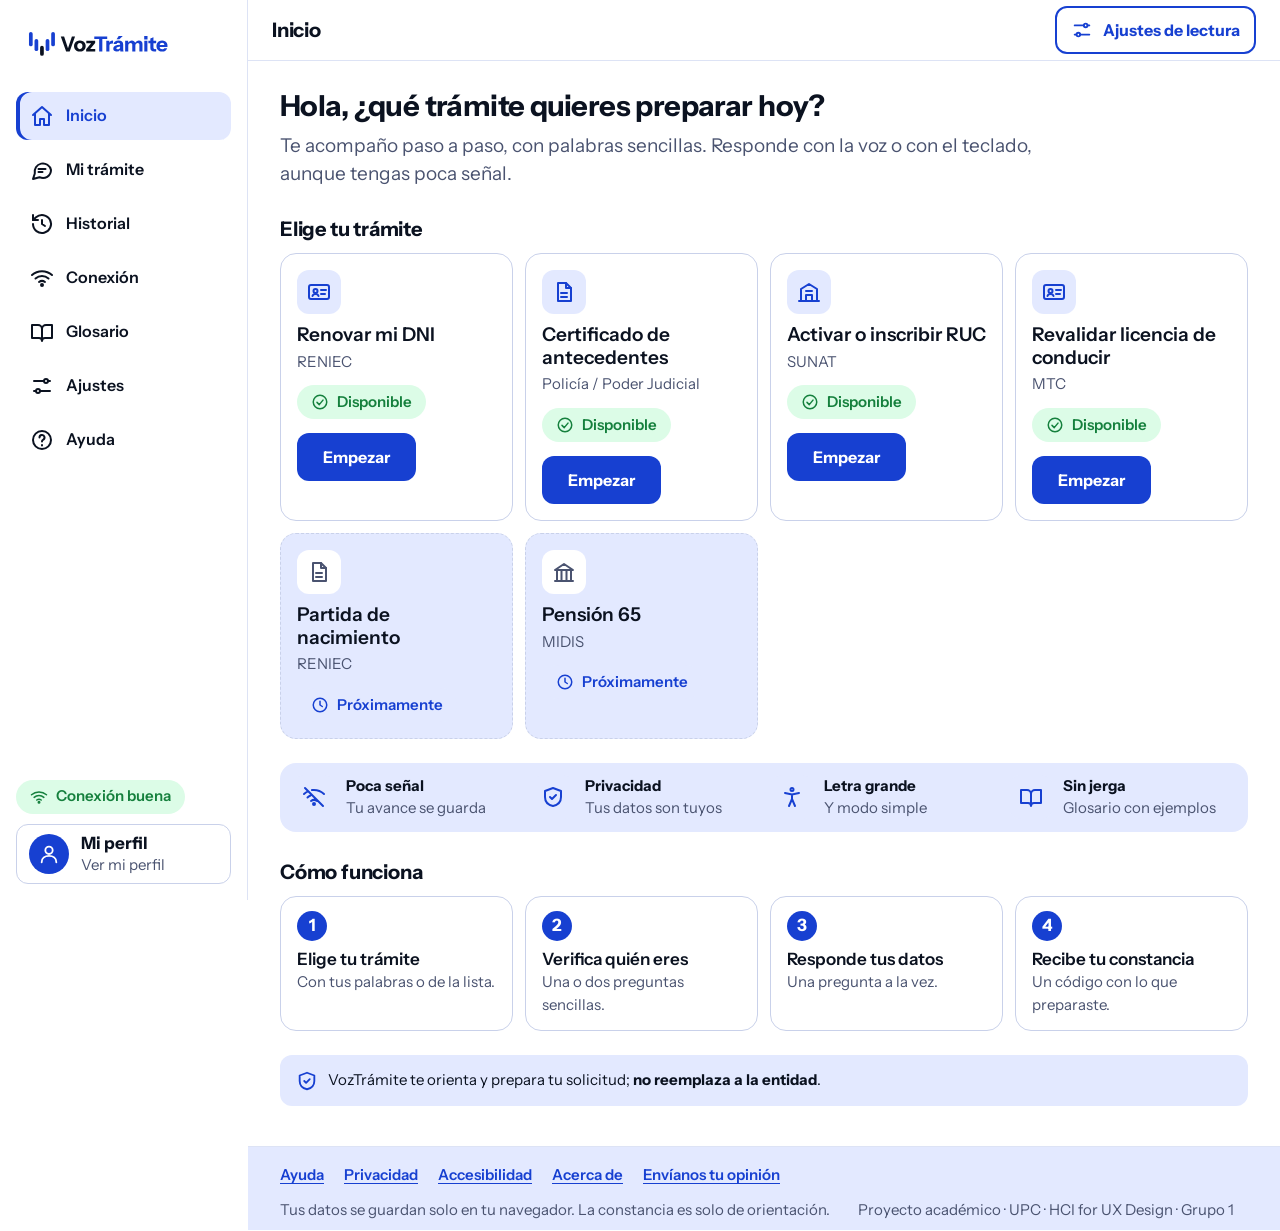
<file: index.html>
<!DOCTYPE html>
<html lang="es">
<head>
  <meta charset="UTF-8" />
  <meta name="viewport" content="width=device-width, initial-scale=1" />
  <title>VozTrámite</title>
  <meta name="description" content="Prepara tus trámites del Estado hablando o tocando, un paso a la vez y con palabras sencillas. Funciona con poca señal. No es un servicio oficial del Estado." />
  <link rel="icon" href="favicon.ico" />
  <meta http-equiv="refresh" content="0; url=pages/index.html" />
  <link rel="canonical" href="https://tuxero1986.github.io/VozTramite-Web/pages/index.html" />
</head>
<body>
  <p>Abriendo VozTrámite… Si no cambia sola, <a href="pages/index.html">entra aquí</a>.</p>
  <script>location.replace("pages/index.html");</script>
</body>
</html>
</file>
<file: css/styles.css>
/* =========================================================================
   VozTrámite · Landing page responsive · identidad "Onda"
   App shell de una sola página con vistas (hash) · mismo HTML/CSS/JS en móvil, tablet y desktop
   Tokens verificados (contraste WCAG 2.1):
   Tinta/blanco 18.72 · Gris Texto/blanco 7.60 · blanco/Cobalto 7.81
   Tinta/Tinte 15.48 · Verde 5.02 · Rojo 6.47 · Ámbar 5.43
   ========================================================================= */

@font-face { font-family: "Instrument Sans"; font-weight: 400; font-display: swap;
  src: url("../assets/fonts/instrument-sans-latin-400-normal.woff2") format("woff2"); }
@font-face { font-family: "Instrument Sans"; font-weight: 600; font-display: swap;
  src: url("../assets/fonts/instrument-sans-latin-600-normal.woff2") format("woff2"); }
@font-face { font-family: "Instrument Sans"; font-weight: 700; font-display: swap;
  src: url("../assets/fonts/instrument-sans-latin-700-normal.woff2") format("woff2"); }

:root {
  --blanco: #FFFFFF;
  --tinte: #E3E9FF;
  --tinta: #0B1220;
  --gris: #4A5370;
  --cobalto: #1740D1;
  --cobalto-osc: #10309F;
  --linea: #C9D1EA;
  --pista: #DDE3F5;
  /* Borde de campos, opciones e interruptores (WCAG 1.4.11, mínimo 3:1): #6B76A3 da 4.43:1 sobre blanco y 3.66:1 sobre --tinte.
     --linea (1.52:1) se queda para divisores y bordes decorativos de la identidad. */
  --borde-campo: #6B76A3;
  --verde: #15803D;  --verde-bg: #DCFCE7;
  --rojo: #B91C1C;   --rojo-bg: #FEE2E2;
  --ambar: #B54708;  --ambar-bg: #FEF3C7;

  --fs-display: 2.3125rem;  /* 37 */
  --fs-h1: 1.8125rem;       /* 29 */
  --fs-h2: 1.5rem;          /* 24 */
  --fs-h3: 1.25rem;         /* 20 */
  --fs-lg: 1.1875rem;       /* 19 */
  --fs-body: 1.0625rem;     /* 17 */
  --fs-btn: 1rem;           /* 16 */
  --fs-cap: 0.9375rem;      /* 15 */

  --r-sm: 8px; --r-md: 12px; --r-lg: 16px; --r-pill: 999px;
  --touch: 48px;
  --sombra: 0 1px 2px rgba(11,18,32,.06), 0 4px 16px rgba(11,18,32,.06);
  --max: 1200px;
  --font: "Instrument Sans", system-ui, -apple-system, "Segoe UI", Roboto, sans-serif;
}

/* Preferencias del usuario aplicadas por JS sobre <html> */
html[data-texto="grande"] { font-size: 112.5%; }
html[data-texto="muygrande"] { font-size: 125%; }
html[data-contraste="alto"] {
  --gris: #2B3350; --linea: #6B76A3; --tinte: #D6DFFF;
  --borde-campo: #454F78;   /* 7.95:1 sobre blanco, 6.00:1 sobre el tinte de contraste alto */
}

*, *::before, *::after { box-sizing: border-box; }
html { scroll-behavior: smooth; scroll-padding-top: 76px; -webkit-text-size-adjust: 100%; }
html[data-ligero="1"] { scroll-behavior: auto; }
@media (prefers-reduced-motion: reduce) { html { scroll-behavior: auto; } }
.sprite { position: absolute; }
body {
  margin: 0; font-family: var(--font); font-size: var(--fs-body); line-height: 1.5;
  color: var(--tinta); background: var(--blanco);
  -webkit-font-smoothing: antialiased;
}
h1, h2, h3, h4 { margin: 0 0 .5rem; line-height: 1.2; }
h1 { font-size: var(--fs-display); font-weight: 700; letter-spacing: -.02em; }
h2 { font-size: var(--fs-h1); font-weight: 700; letter-spacing: -.02em; }
h3 { font-size: var(--fs-h3); font-weight: 600; }
p { margin: 0 0 1rem; }
img, svg { max-width: 100%; display: block; }
a { color: var(--cobalto); text-underline-offset: 3px; }
a:hover { color: var(--cobalto-osc); }
ul { margin: 0; padding-left: 1.2rem; }
.muted { color: var(--gris); }
.m0 { margin: 0; } .mt0 { margin-top: 0; } .mb6 { margin: 0 0 6px; } .mb10 { margin-bottom: 10px; }
.mt6 { margin-top: 6px; } .mt8 { margin-top: 8px; } .mt10 { margin-top: 10px; } .mt12 { margin-top: 12px; } .mt14 { margin-top: 14px; } .mt16 { margin-top: 16px; } .mt20 { margin-top: 20px; } .mt24 { margin-top: 24px; }
.nota-cap { font-size: var(--fs-cap); margin: 10px 0 0; }
.fila-12 { display: flex; gap: 12px; }
.w-inicio { --w: 1040px; } .w-asistente { --w: 1220px; } .w-conexion { --w: 980px; } .w-glosario { --w: 860px; } .w-historial { --w: 820px; } .w-perfil { --w: 720px; } .w-ajustes { --w: 640px; } .w-ayuda { --w: 820px; } .w-texto { --w: 760px; }
.perfil-msg { margin: 8px 4px 0; min-height: 1.5em; }
.sr-only { position: absolute !important; width: 1px; height: 1px; overflow: hidden; clip: rect(0 0 0 0); white-space: nowrap; }

/* Foco siempre visible (teclado) */
:focus-visible { outline: 3px solid var(--cobalto); outline-offset: 2px; border-radius: 6px; }
.skip-link { position: absolute; left: 8px; top: -60px; background: var(--tinta); color: #fff; padding: 12px 16px; border-radius: var(--r-sm); z-index: 1000; }
.skip-link:focus { top: 8px; color: #fff; }

.eyebrow { font-size: var(--fs-cap); font-weight: 700; color: var(--cobalto); letter-spacing: .02em; text-transform: uppercase; margin-bottom: 8px; }
.lead { font-size: var(--fs-lg); color: var(--gris); max-width: 62ch; }

/* ---------------------------------------------------------------- botones */
.btn {
  display: inline-flex; align-items: center; justify-content: center; gap: 10px; white-space: nowrap;
  min-height: var(--touch); padding: 0 24px; border-radius: var(--r-md);
  font: 700 var(--fs-btn)/1 var(--font); cursor: pointer; text-decoration: none;
  border: 2px solid transparent; transition: background .15s, border-color .15s, transform .05s;
}
.btn:active { transform: translateY(1px); }
.btn svg { width: 22px; height: 22px; flex: none; }
.btn-primary { background: var(--cobalto); color: #fff; }
.btn-primary:hover { background: var(--cobalto-osc); color: #fff; }
.btn-outline { background: #fff; color: var(--cobalto); border-color: var(--cobalto); }
.btn-outline:hover { background: var(--tinte); color: var(--cobalto-osc); }
.btn-ghost { background: transparent; color: var(--cobalto); padding: 0 12px; }
.btn-ghost:hover { background: var(--tinte); }
.btn-danger { background: #fff; color: var(--rojo); border-color: var(--rojo); }
.btn[disabled], .btn[aria-disabled="true"] { background: var(--pista); color: var(--gris); border-color: transparent; cursor: not-allowed; }
.btn-hablar { white-space: nowrap; min-height: 64px; border-radius: var(--r-pill); font-size: var(--fs-lg); padding: 0 32px; box-shadow: 0 8px 20px rgba(23,64,209,.25); }
.btn-hablar[aria-pressed="true"] { outline: 4px solid var(--ambar); outline-offset: 0; }

/* ----------------------------------------------------------------- chips */
.chip { white-space: nowrap; display: inline-flex; align-items: center; gap: 8px; min-height: 34px; padding: 0 14px; border-radius: var(--r-pill);
  font-size: var(--fs-cap); font-weight: 600; background: var(--tinte); color: var(--cobalto); border: 0; }
.chip svg { width: 18px; height: 18px; }
.chip.ok { background: var(--verde-bg); color: var(--verde); }
.chip.warn { background: var(--ambar-bg); color: var(--ambar); }
.chip.err { background: var(--rojo-bg); color: var(--rojo); }
button.chip { cursor: pointer; min-height: var(--touch); }

/* ===================================================================== APP SHELL
   Un solo HTML para todo: móvil <768 (barra superior + pestañas inferiores),
   tablet 768–1099 (riel de íconos) y desktop ≥1100 (barra lateral fija). */
:root { --side-w: 248px; --rail-w: 72px; --top-h: 60px; --tab-h: 68px; }
.shell { min-height: 100vh; min-height: 100dvh; }
.main-col { min-width: 0; }
.i { width: 18px; height: 18px; }

/* Navegación: base móvil = pestañas inferiores */
.side { display: contents; }
.side .brand, .side-foot { display: none; }
.nav { position: fixed; left: 0; right: 0; bottom: 0; z-index: 60; display: flex; background: #fff; border-top: 1px solid var(--linea);
  padding-bottom: env(safe-area-inset-bottom, 0px); box-shadow: 0 -4px 16px rgba(11,18,32,.06); }
.nav a { position: relative; flex: 1 1 0; min-width: 0; min-height: var(--tab-h); display: flex; flex-direction: column; align-items: center; justify-content: center; gap: 3px;
  padding: 6px 2px; text-align: center; text-decoration: none; color: var(--gris); font-weight: 600; font-size: var(--fs-cap); line-height: 1.1; }
.nav a svg { width: 24px; height: 24px; flex: none; }
.nav a.nav-ext { display: none; }
.nav a:hover { background: var(--tinte); color: var(--cobalto); }
.nav a[aria-current="page"] { color: var(--cobalto); box-shadow: inset 0 3px 0 var(--cobalto); background: var(--tinte); }
.nav a:focus-visible { outline-offset: -4px; }
.main-col { padding-bottom: calc(var(--tab-h) + env(safe-area-inset-bottom, 0px)); }

/* Barra superior */
.site-header { position: sticky; top: 0; z-index: 50; display: flex; align-items: center; gap: 12px; min-height: var(--top-h); padding: 6px 16px;
  background: rgba(255,255,255,.96); backdrop-filter: blur(6px); border-bottom: 1px solid var(--pista); }
.top-brand { display: inline-flex; align-items: center; margin-right: auto; }
.top-brand img { height: 30px; width: auto; }
.top-title { display: none; font-size: var(--fs-h3); font-weight: 700; letter-spacing: -.01em; margin-right: auto; }
.header-tools { display: flex; align-items: center; gap: 8px; }
.site-header .chip .ct { display: none; }
.site-header .chip { padding: 0 8px; }
.site-header a.chip { min-height: var(--touch); text-decoration: none; }
.site-header a.chip:hover { filter: brightness(.96); }
.site-header .btn { padding: 0 14px; }

/* Vistas */
.view { padding: 20px 16px 28px; }
.view[hidden] { display: none; }
.view-in { max-width: var(--w, 1000px); margin: 0 auto; }
.view h1, .vista-h1 { width: fit-content; max-width: 100%; font-size: var(--fs-h1); font-weight: 700; letter-spacing: -.02em; margin-bottom: 8px; }
.view h1:focus { outline: none; }
.view h1:focus-visible { outline: 3px solid var(--cobalto); outline-offset: 4px; }
.h-sec { font-size: var(--fs-h3); font-weight: 700; margin: 28px 0 12px; letter-spacing: -.01em; }
.view .lead { margin-bottom: 16px; }
.view:not([hidden]) { animation: vista-in .18s ease-out; }
@keyframes vista-in { from { opacity: 0; transform: translateY(6px); } to { opacity: 1; transform: none; } }

/* Pie global (un solo contentinfo, en todos los tamaños): enlaces internos y línea del proyecto */
.pie { padding: 8px 16px 20px; border-top: 1px solid var(--pista); background: var(--tinte); font-size: var(--fs-cap); }
.pie-links { list-style: none; margin: 0; padding: 0; display: flex; flex-wrap: wrap; gap: 0 4px; }
.pie-links a { display: inline-flex; align-items: center; min-height: var(--touch); padding: 0 12px 0 0; margin-right: 4px; font-weight: 600; }
.pie-txt { margin: 0 0 4px; color: var(--gris); font-size: var(--fs-cap); }
.proyecto { margin: 0 0 6px; color: var(--gris); font-size: var(--fs-cap); }
.creditos { font-size: var(--fs-cap); margin-top: 16px; }

/* Tablet 768–1099: riel lateral de íconos */
@media (min-width: 768px) {
  .main-col { margin-left: var(--rail-w); padding-bottom: 0; }
  .side { display: flex; flex-direction: column; align-items: center; position: fixed; inset: 0 auto 0 0; width: var(--rail-w); z-index: 60; padding: 12px 8px;
    background: #fff; border-right: 1px solid var(--pista); }
  .side .brand { display: flex; align-items: center; justify-content: center; min-height: var(--touch); }
  .logo-full { display: none; }
  .logo-sym { display: block; width: 36px; height: 36px; }
  .nav { position: static; flex-direction: column; gap: 6px; margin-top: 16px; padding: 0; width: 100%; background: none; border: 0; box-shadow: none; }
  .nav a { flex: none; width: 56px; height: 56px; min-height: 56px; margin: 0 auto; padding: 0; border-radius: var(--r-md); }
  .nav a[aria-current="page"] { box-shadow: inset 3px 0 0 var(--cobalto); }
  .nav .lbl { position: absolute; width: 1px; height: 1px; overflow: hidden; clip: rect(0 0 0 0); white-space: nowrap; }
  .nav a::after { content: attr(data-tip); position: absolute; left: calc(100% + 10px); top: 50%; transform: translateY(-50%); z-index: 70; padding: 8px 12px; border-radius: var(--r-sm);
    background: var(--tinta); color: #fff; font-size: var(--fs-cap); white-space: nowrap; opacity: 0; pointer-events: none; transition: opacity .12s; }
  .nav a:hover::after, .nav a:focus-visible::after { opacity: 1; }
  .nav a.nav-ext { display: flex; }
  .nav a.nav-perfil { display: none; }
  .side-foot { display: flex; flex-direction: column; align-items: center; gap: 8px; margin-top: auto; padding-top: 12px; width: 100%; }
  .user-card { position: relative; display: flex; align-items: center; justify-content: center; width: 56px; height: 56px; border-radius: var(--r-md); text-decoration: none; color: var(--tinta); }
  .user-card:hover { background: var(--tinte); }
  .user-card[aria-current="page"] { background: var(--tinte); box-shadow: inset 3px 0 0 var(--cobalto); }
  .user-card .uc-txt { display: none; }
  .user-card::after { content: attr(data-tip); position: absolute; left: calc(100% + 10px); top: 50%; transform: translateY(-50%); z-index: 70; padding: 8px 12px; border-radius: var(--r-sm);
    background: var(--tinta); color: #fff; font-size: var(--fs-cap); white-space: nowrap; opacity: 0; pointer-events: none; transition: opacity .12s; }
  .user-card:hover::after, .user-card:focus-visible::after { opacity: 1; }
  .top-brand { display: none; }
  .top-title { display: block; }
  .site-header { padding: 6px 24px; }
  .view { padding: 24px; }
  .site-header .chip .ct { display: inline; }
  .site-header .chip { padding: 0 14px; }
}

/* Desktop ≥1100: barra lateral fija */
@media (min-width: 1100px) {
  .main-col { margin-left: var(--side-w); }
  .side { width: var(--side-w); align-items: stretch; padding: 20px 16px 16px; }
  .side .brand { justify-content: flex-start; padding: 0 8px; }
  .logo-full { display: block; height: 34px; width: auto; }
  .logo-sym { display: none; }
  .nav { margin-top: 24px; }
  .nav a { width: auto; height: auto; min-height: 48px; margin: 0; flex-direction: row; justify-content: flex-start; gap: 12px; padding: 0 14px; font-size: var(--fs-btn); color: var(--tinta); }
  .nav a[aria-current="page"] { color: var(--cobalto); box-shadow: inset 4px 0 0 var(--cobalto); }
  .nav .lbl { position: static; width: auto; height: auto; overflow: visible; clip: auto; }
  .nav a::after { display: none; }
  .side-foot { align-items: stretch; gap: 10px; padding-top: 16px; }
  .side-foot .chip { align-self: flex-start; }
  .user-card { width: auto; height: auto; min-height: 56px; justify-content: flex-start; gap: 12px; padding: 8px 12px; border: 1px solid var(--linea); background: #fff; }
  .user-card .uc-txt { display: block; min-width: 0; line-height: 1.25; }
  .user-card .uc-txt b { display: block; overflow: hidden; text-overflow: ellipsis; white-space: nowrap; }
  .user-card .uc-txt small { color: var(--gris); font-size: var(--fs-cap); }
  .user-card::after { display: none; }
  .site-header .js-chip-conn { display: none; }
  .view { padding: 28px 32px 40px; }
  .pie { display: flex; flex-wrap: wrap; align-items: center; gap: 0 28px; padding: 4px 32px 8px; }
  .pie-txt { margin: 0; }
}
@media (max-width: 1099px) { #chip-conexion { display: none; } }
@media (prefers-reduced-motion: reduce) { .view:not([hidden]) { animation: none; } .nav a::after, .user-card::after { transition: none; } }
html[data-ligero="1"] .view:not([hidden]) { animation: none; }

/* ------------------------------------------------------------------ inicio */
.continuar { display: flex; align-items: center; gap: 16px; flex-wrap: wrap; margin: 16px 0 4px; background: var(--tinte); border-color: var(--cobalto); }
.continuar[hidden] { display: none; }
.continuar .ico { display: grid; place-items: center; width: 48px; height: 48px; border-radius: var(--r-md); background: #fff; color: var(--cobalto); flex: none; }
.continuar .ico svg { width: 26px; height: 26px; }
.continuar-txt { flex: 1 1 240px; }
.continuar-txt h2 { font-size: var(--fs-lg); margin: 0 0 2px; letter-spacing: 0; }
.continuar-txt p { margin: 0; }
.continuar-acc { display: flex; gap: 8px; flex-wrap: wrap; }
.hero-note { display: flex; gap: 10px; align-items: flex-start; margin: 24px 0 0; padding: 14px 16px; background: var(--tinte); border-radius: var(--r-md); font-size: var(--fs-cap); color: var(--tinta); }
.hero-note svg { width: 22px; height: 22px; flex: none; color: var(--cobalto); margin-top: 1px; }

/* cómo funciona (compacto, 4 pasos en fila) */
.steps { display: grid; grid-template-columns: repeat(4, 1fr); gap: 12px; margin: 0; padding: 0; list-style: none; counter-reset: s; }
.steps li { counter-increment: s; border: 1px solid var(--linea); border-radius: var(--r-lg); padding: 14px 16px; background: #fff; }
.steps li::before { content: counter(s); display: grid; place-items: center; width: 30px; height: 30px; border-radius: 50%; background: var(--cobalto); color: #fff; font-weight: 700; margin-bottom: 8px; }
.steps h3 { font-size: var(--fs-body); margin-bottom: 2px; }
.steps p { margin: 0; color: var(--gris); font-size: var(--fs-cap); }

/* ------------------------------------------------------------- asistente */
.app { display: grid; grid-template-columns: minmax(0, 1fr); gap: 16px; align-items: start; }
aside.right { display: grid; grid-template-columns: repeat(auto-fit, minmax(240px, 1fr)); gap: 16px; }
aside.right .card + .card, aside.left .card + .card { margin-top: 0; }
aside.left .h-card { margin: 0; }
/* Tu avance en horizontal por debajo de 1280 */
aside.left .card { padding: 12px 16px; }
aside.left .progreso { display: flex; gap: 8px; margin: 8px 0 0; }
aside.left .progreso li { flex: 1 1 0; min-width: 0; min-height: 36px; flex-direction: column; gap: 4px; font-size: var(--fs-cap); text-align: center; }
aside.left .progreso li:not(.act) .lbl { position: absolute; width: 1px; height: 1px; overflow: hidden; clip: rect(0 0 0 0); }
aside.left .progreso li.act { flex: 3 1 0; flex-direction: row; justify-content: center; }
@media (min-width: 1100px) {
  .app { grid-template-columns: minmax(0, 1fr) 260px; }
  .app > aside.left { grid-column: 1 / -1; }
  aside.right { display: block; position: sticky; top: 76px; max-height: calc(100dvh - 92px); overflow-y: auto; }
  aside.right .card + .card { margin-top: 16px; }
  /* Tarjeta de conversación a la altura de la ventana: HABLAR siempre a la vista, como en una app */
  .app > .conv { position: sticky; top: 76px; height: calc(100vh - 168px); height: calc(100dvh - 168px); min-height: 520px; }
  .conv-body { overflow-y: auto; }
}
@media (min-width: 1280px) {
  .app { grid-template-columns: 210px minmax(0, 720px) 250px; justify-content: center; }
  .app > aside.left { grid-column: auto; position: sticky; top: 76px; }
  aside.left .card { padding: 20px; }
  aside.left .h-card { margin: 0 0 .5rem; }
  aside.left .progreso { display: grid; gap: 0; margin-top: 12px; }
  aside.left .progreso li { flex-direction: row; flex: none; min-height: 44px; text-align: left; gap: 12px; font-size: var(--fs-body); }
  aside.left .progreso li:not(.act) .lbl { position: static; width: auto; height: auto; overflow: visible; clip: auto; }
  aside.left .progreso li.act { flex: none; justify-content: flex-start; }
}
@media (max-width: 1279px) { aside.left .h-card { position: absolute; width: 1px; height: 1px; overflow: hidden; clip: rect(0 0 0 0); } }
.entiende { list-style: none; margin: 8px 0 0; padding: 0; display: grid; gap: 8px; font-size: var(--fs-cap); }
.entiende .k { display: block; color: var(--gris); }
.entiende .v { font-weight: 600; }
.head-r { display: flex; align-items: center; flex-wrap: wrap; gap: 6px 14px; }
.switch.switch-min { border: 0; padding: 0; min-height: var(--touch); gap: 10px; justify-content: flex-start; font-weight: 600; font-size: var(--fs-cap); cursor: pointer; }
.card { background: #fff; border: 1px solid var(--linea); border-radius: var(--r-lg); padding: 20px; }
.card h3 { font-size: var(--fs-lg); }
.card + .card { margin-top: 16px; }
.grid-2 > .card + .card, .app > .card + .card { margin-top: 0; }
.side-list { list-style: none; padding: 0; margin: 12px 0 0; display: grid; gap: 12px; font-size: var(--fs-cap); }
.side-list li { display: flex; gap: 10px; }
.side-list svg { width: 22px; height: 22px; flex: none; color: var(--cobalto); }

.conv { min-height: 560px; display: flex; flex-direction: column; padding: 0; overflow: hidden; overflow: clip; }
.conv-head { padding: 16px 20px; border-bottom: 1px solid var(--pista); display: flex; flex-wrap: wrap; gap: 10px; align-items: center; justify-content: space-between; }
.conv-head .where { font-weight: 700; }
.conv-body { padding: 24px 20px; flex: 1; }
.conv-body:focus { outline: none; }
.conv-body .pregunta:focus, .conv-body [tabindex="-1"]:focus { outline: none; }
.conv-body .pregunta:focus-visible { outline: 3px solid var(--cobalto); outline-offset: 4px; }
/* La siguiente acción principal queda siempre a la vista: la barra del paso se pega abajo de la conversación */
.paso-acc { position: sticky; bottom: 0; z-index: 5; display: flex; gap: 10px; flex-wrap: wrap; margin: 20px -20px -24px; padding: 12px 20px; background: var(--blanco); border-top: 1px solid var(--linea); box-shadow: 0 -6px 14px rgba(11,18,32,.08); }
.btn-enviar { margin-top: 34px; }
.btn-otros { margin-top: 12px; }
.por-ia { color: var(--cobalto); }
.feedback { display: flex; align-items: center; gap: 8px; flex-wrap: wrap; margin: 10px 0 0; }
.feedback .fb-q { font-weight: 600; margin-right: 4px; }
.feedback .btn { min-height: var(--touch); padding: 0 18px; }
.feedback .btn[aria-pressed="true"] { background: var(--tinte); border-color: var(--cobalto); color: var(--cobalto); box-shadow: inset 0 0 0 1px var(--cobalto); }
.feedback .fb-ok { flex-basis: 100%; color: var(--gris); font-size: var(--fs-cap); min-height: 1.2em; }
.conv-body [data-nuevo] { scroll-margin-top: 12px; scroll-margin-bottom: 96px; }   /* deja libre la barra fija «Continuar / Atrás» */
/* Lo esencial (privacidad, conexión y reinicio): solo con el modo simple (el lateral se oculta). Va DEBAJO del contenido del paso, plegado en «Privacidad y conexión» */
.esencial { display: none; border-top: 1px solid var(--pista); font-size: var(--fs-cap); }
.esencial summary { display: flex; align-items: center; gap: 10px; min-height: var(--touch); padding: 0 20px; cursor: pointer; font-weight: 600; color: var(--cobalto); }
.esencial summary svg { width: 20px; height: 20px; flex: none; }
.esencial .esencial-in { padding: 4px 20px 12px; }
.esencial p { display: flex; align-items: center; gap: 10px; flex-wrap: wrap; margin: 0; }
.esencial p:first-child { flex-wrap: nowrap; align-items: flex-start; }
.esencial p + p { margin-top: 6px; }
.esencial p svg { width: 20px; height: 20px; flex: none; color: var(--cobalto); }
.esencial .btn { min-height: var(--touch); }
.esencial .chip svg { width: 18px; height: 18px; color: inherit; }
html[data-simple="1"] .esencial { display: block; }
.toast { display: flex; align-items: center; gap: 14px; }
.toast-btn { min-height: var(--touch); padding: 0 16px; border: 2px solid #fff; border-radius: var(--r-md); background: transparent; color: #fff; font: 700 var(--fs-btn)/1 var(--font); cursor: pointer; }
.toast-btn:hover { background: rgba(255,255,255,.15); }
.toast[hidden] { display: none; }
.conv-body .pregunta { font-size: var(--fs-h2); font-weight: 700; letter-spacing: -.02em; margin-bottom: 6px; }
.conv-body .ayuda { color: var(--gris); }
.conv-foot { padding: 16px 20px; border-top: 1px solid var(--pista); display: flex; gap: 12px; align-items: center; flex-wrap: wrap; background: #fff; }
.conv-foot .grow { flex: 1; min-width: 220px; }
.tools { display: flex; gap: 8px; flex-wrap: wrap; }
.tool { display: inline-flex; flex-direction: column; align-items: center; justify-content: center; gap: 2px; min-width: 76px; min-height: var(--touch); padding: 6px 10px;
  background: #fff; border: 1px solid var(--borde-campo); border-radius: var(--r-md); color: var(--cobalto); font: 600 var(--fs-cap)/1.1 var(--font); cursor: pointer; }
.tool svg { width: 22px; height: 22px; }
.tool:hover { background: var(--tinte); }

.eco { background: var(--tinte); border-radius: var(--r-md); padding: 14px 16px; margin: 20px 0; min-height: 84px; }
.eco .lab { font-size: var(--fs-cap); font-weight: 600; color: var(--cobalto); display: block; margin-bottom: 4px; }
.eco .txt { font-size: var(--fs-lg); }
.eco .txt mark { background: transparent; color: var(--cobalto); text-decoration: underline; text-underline-offset: 4px; }

.opciones { display: grid; gap: 10px; margin: 20px 0 0; padding: 0; list-style: none; }
.opcion { display: flex; align-items: center; gap: 14px; width: 100%; min-height: 64px; padding: 12px 16px; text-align: left; background: #fff; border: 1px solid var(--borde-campo); border-radius: var(--r-md); font: inherit; color: inherit; cursor: pointer; }
.opcion:hover:not([disabled]) { border-color: var(--cobalto); background: var(--tinte); }
.opcion[aria-pressed="true"], .opcion.sel { border: 2px solid var(--cobalto); background: var(--tinte); }
.opcion[disabled] { color: var(--gris); cursor: not-allowed; background: #fff; }
.opcion .ico { display: grid; place-items: center; width: 40px; height: 40px; border-radius: 10px; background: var(--tinte); color: var(--cobalto); flex: none; }
.opcion .ico svg { width: 22px; height: 22px; }
.opcion b { display: block; }
.opcion small { color: var(--gris); font-size: var(--fs-cap); }

.checklist { list-style: none; padding: 0; margin: 20px 0 0; display: grid; gap: 10px; }
.checklist label { display: flex; align-items: flex-start; gap: 14px; min-height: var(--touch); padding: 12px 14px; border: 1px solid var(--borde-campo); border-radius: var(--r-md); cursor: pointer; }
.checklist input { width: 24px; height: 24px; accent-color: var(--cobalto); flex: none; margin-top: 1px; }
.checklist label:has(input:checked) { background: var(--verde-bg); border-color: var(--verde); }

.progreso { display: grid; gap: 0; list-style: none; padding: 0; margin: 12px 0 0; }
.progreso li { display: flex; gap: 12px; align-items: center; min-height: 44px; color: var(--gris); font-weight: 600; position: relative; }
.progreso li .dot { width: 26px; height: 26px; border-radius: 50%; border: 2px solid var(--linea); display: grid; place-items: center; flex: none; background: #fff; font-size: 13px; }
.progreso li.act { color: var(--tinta); }
.progreso li.act .dot { border-color: var(--cobalto); background: var(--cobalto); color: #fff; }
.progreso li.ok .dot { border-color: var(--verde); background: var(--verde); color: #fff; }
.progreso li.ok { color: var(--tinta); }
.progreso li .dot svg { width: 16px; height: 16px; }
.barra { height: 10px; border-radius: 5px; background: var(--pista); overflow: hidden; margin-top: 12px; }
.barra i { display: block; height: 100%; background: var(--cobalto); width: 0; transition: width .3s; }

.alerta { display: flex; gap: 12px; align-items: flex-start; padding: 14px 16px; border: 2px solid var(--cobalto); background: var(--tinte); border-radius: var(--r-md); margin-top: 16px; font-size: var(--fs-cap); }
.alerta svg { width: 22px; height: 22px; flex: none; margin-top: 1px; }
.alerta b.t { display: block; font-size: var(--fs-body); }
.alerta.ok { border-color: var(--verde); background: var(--verde-bg); } .alerta.ok svg { color: var(--verde); }
.alerta.warn { border-color: var(--ambar); background: var(--ambar-bg); } .alerta.warn svg { color: var(--ambar); }
.alerta.err { border-color: var(--rojo); background: var(--rojo-bg); } .alerta.err svg { color: var(--rojo); }
.alerta .acciones { display: flex; gap: 8px; flex-wrap: wrap; margin-top: 10px; }

.campo { display: grid; gap: 6px; margin-top: 16px; }
.campo label { font-weight: 600; }
.campo input, .campo textarea, .campo select { min-height: var(--touch); padding: 10px 14px; font: inherit; color: var(--tinta); border: 2px solid var(--borde-campo); border-radius: var(--r-md); background: #fff; width: 100%; }
.campo input:focus, .campo textarea:focus, .campo select:focus { border-color: var(--cobalto); outline: none; box-shadow: 0 0 0 3px rgba(23,64,209,.25); }
.campo .error { color: var(--rojo); font-weight: 600; font-size: var(--fs-cap); }
.campo [aria-invalid="true"] { border-color: var(--rojo); }
.campo .hint { color: var(--gris); font-size: var(--fs-cap); }
.inline-form { display: flex; gap: 10px; align-items: flex-start; }
.inline-form .campo { flex: 1; margin: 0; }

.resumen { list-style: none; padding: 0; margin: 16px 0 0; display: grid; gap: 10px; }
.resumen li { display: grid; grid-template-columns: 1fr auto; gap: 8px 12px; align-items: center; border: 1px solid var(--linea); border-radius: var(--r-md); padding: 12px 14px; }
.resumen li.ok { background: var(--verde-bg); border-color: var(--verde); }
.resumen .k { font-size: var(--fs-cap); color: var(--gris); display: block; }
.resumen .v { font-size: var(--fs-lg); font-weight: 600; }
.resumen .acc { display: flex; gap: 8px; }

.constancia { border: 2px solid var(--tinta); border-radius: var(--r-md); padding: 20px; margin-top: 16px; background: #fff; }
.constancia header { display: flex; justify-content: space-between; align-items: center; gap: 12px; border-bottom: 1px dashed var(--linea); padding-bottom: 12px; margin-bottom: 12px; }
.constancia img { height: 28px; width: auto; }
.constancia .codigo { font-weight: 700; font-size: var(--fs-h3); letter-spacing: .04em; }
.constancia dl { display: grid; grid-template-columns: 160px 1fr; gap: 8px 16px; margin: 0; }
.constancia dt { color: var(--gris); }
.constancia dd { margin: 0; font-weight: 600; }
.constancia .legal { margin: 14px 0 0; font-size: var(--fs-cap); color: var(--gris); }

.privado-mask { letter-spacing: .15em; }

/* -------------------------------------------- conexión / glosario / info */
.grid-2 { display: grid; grid-template-columns: 1fr 1fr; gap: 24px; margin-top: 28px; }
.conn-grid { display: grid; grid-template-columns: repeat(4, 1fr); gap: 10px; margin-top: 14px; }
.conn-grid .btn { min-height: 56px; flex-direction: column; gap: 4px; padding: 6px; font-size: var(--fs-cap); }
.switch { display: flex; align-items: center; justify-content: space-between; gap: 16px; min-height: var(--touch); padding: 8px 0; border-top: 1px solid var(--pista); }
.switch:first-of-type { border-top: 0; }
.switch input { appearance: none; width: 52px; height: 30px; border-radius: 15px; background: var(--borde-campo); position: relative; cursor: pointer; flex: none; transition: background .15s; }
.switch input::after { content: ""; position: absolute; top: 3px; left: 3px; width: 24px; height: 24px; border-radius: 50%; background: #fff; transition: transform .15s; box-shadow: 0 1px 2px rgba(0,0,0,.3); }
.switch input:checked { background: var(--cobalto); }
.switch input:checked::after { transform: translateX(22px); }
.switch small { display: block; color: var(--gris); }
.diag-result { margin-top: 12px; }

.glos-list { list-style: none; padding: 0; margin: 16px 0 0; display: grid; gap: 8px; }
.glos-list details { border: 1px solid var(--linea); border-radius: var(--r-md); background: #fff; }
.glos-list summary { min-height: var(--touch); display: flex; align-items: center; padding: 8px 16px; cursor: pointer; font-weight: 600; }
.glos-list details[open] summary { color: var(--cobalto); }
.glos-list .cuerpo { padding: 0 16px 14px; }
.glos-list .ej { color: var(--gris); font-size: var(--fs-cap); }
.glos-list .sin { padding: 16px; color: var(--gris); }
.term { background: none; border: 0; padding: 0; font: inherit; color: var(--cobalto); text-decoration: underline dotted; text-underline-offset: 4px; cursor: pointer; }

/* ------------------------------------------------------- trámites y beneficios */
.beneficios, .tramites { display: grid; gap: 12px; margin: 0; padding: 0; list-style: none; }
.tramites { grid-template-columns: repeat(auto-fit, minmax(220px, 1fr)); }
.tramite { border: 1px solid var(--linea); border-radius: var(--r-lg); padding: 16px; background: #fff; display: flex; flex-direction: column; align-items: flex-start; gap: 4px; }
.tramite .ico, .beneficios .ico { display: grid; place-items: center; width: 44px; height: 44px; border-radius: var(--r-md); background: var(--tinte); color: var(--cobalto); flex: none; }
.tramite .ico { margin-bottom: 6px; }
.tramite .ico svg, .beneficios .ico svg { width: 24px; height: 24px; }
.tramite h3 { font-size: var(--fs-lg); margin: 0; }
.tramite .entidad { color: var(--gris); font-size: var(--fs-cap); margin: 0; }
.tramite .estado { margin-top: 8px; }
.tramite .btn { margin-top: 10px; }
.tramite.prox { background: var(--tinte); border-style: dashed; }
.tramite.prox .ico { background: #fff; color: var(--gris); }
.beneficios.franja { grid-template-columns: repeat(4, 1fr); margin-top: 24px; padding: 12px; background: var(--tinte); border-radius: var(--r-lg); }
.beneficios.franja li { display: flex; align-items: center; gap: 10px; font-size: var(--fs-cap); color: var(--gris); }
.beneficios.franja b { display: block; color: var(--tinta); }

/* ------------------------------------------------------------ ajustes */
.seg { display: flex; gap: 6px; margin: 6px 0 14px; }
.seg button { flex: 1; min-height: var(--touch); border: 2px solid var(--borde-campo); background: #fff; border-radius: var(--r-md); font: 600 var(--fs-cap)/1 var(--font); cursor: pointer; color: var(--tinta); }
.seg button[aria-pressed="true"] { border-color: var(--cobalto); background: var(--tinte); color: var(--cobalto); }

.toast { position: fixed; left: 50%; bottom: 24px; transform: translateX(-50%); background: var(--tinta); color: #fff; padding: 12px 18px; border-radius: var(--r-md); z-index: 80; max-width: calc(100vw - 32px); font-weight: 600; box-shadow: 0 8px 24px rgba(0,0,0,.25); }
@media (max-width: 767px) { .toast { bottom: calc(var(--tab-h) + env(safe-area-inset-bottom, 0px) + 12px); } }


/* ----------------------------------------------- avatar · perfil · historial */
.avatar { display: inline-grid; place-items: center; width: 40px; height: 40px; border-radius: 50%; background: var(--cobalto); color: #fff; font-weight: 700; font-size: var(--fs-btn); flex: none; letter-spacing: .02em; }
.avatar svg { width: 22px; height: 22px; }
.avatar-lg { width: 72px; height: 72px; font-size: var(--fs-h2); }
.avatar-lg svg { width: 36px; height: 36px; }
.perfil-cab { display: flex; gap: 20px; align-items: flex-start; margin-top: 20px; }
.perfil-form { flex: 1; display: grid; gap: 12px; justify-items: start; min-width: 0; }
.perfil-form .campo { width: 100%; }
.h-card { font-size: var(--fs-lg); font-weight: 700; letter-spacing: 0; display: flex; align-items: center; gap: 8px; margin-bottom: 8px; }
.h-ic { width: 22px; height: 22px; color: var(--cobalto); flex: none; }
.h-mini { font-size: var(--fs-body); margin: 20px 0 8px; }
.prefs { display: grid; grid-template-columns: auto 1fr; gap: 8px 20px; margin: 0 0 16px; }
.prefs dt { color: var(--gris); }
.prefs dd { margin: 0; font-weight: 600; }
.accesos { display: grid; grid-template-columns: 1fr 1fr; gap: 16px; }
.acceso { display: flex; align-items: center; gap: 14px; min-height: 72px; text-decoration: none; color: var(--tinta); }
.acceso + .acceso { margin-top: 0; }
.acceso:hover { border-color: var(--cobalto); background: var(--tinte); color: var(--tinta); }
.acceso .ico { display: grid; place-items: center; width: 44px; height: 44px; border-radius: var(--r-md); background: var(--tinte); color: var(--cobalto); flex: none; }
.acceso .ico svg { width: 24px; height: 24px; }
.acceso b { display: block; }
.acceso small { color: var(--gris); font-size: var(--fs-cap); }

.hist-filtros { max-width: 460px; margin: 16px 0 4px; }
.hist-filtros[hidden] { display: none; }
.hist-grupo { margin: 24px 0 0; }
.hist-grupo > h2 { font-size: var(--fs-h3); margin: 0 0 10px; }
.hist-lista { list-style: none; padding: 0; margin: 0; display: grid; gap: 12px; }
.hist-item { border: 1px solid var(--linea); border-radius: var(--r-lg); padding: 16px; background: #fff; }
.hist-top { display: flex; gap: 12px; align-items: flex-start; flex-wrap: wrap; }
.hist-top .ico { display: grid; place-items: center; width: 44px; height: 44px; border-radius: var(--r-md); background: var(--tinte); color: var(--cobalto); flex: none; }
.hist-top .ico svg { width: 24px; height: 24px; }
.hist-tit { flex: 1 1 200px; min-width: 0; }
.hist-tit h3 { font-size: var(--fs-lg); margin: 0; }
.hist-tit p { margin: 2px 0 0; color: var(--gris); font-size: var(--fs-cap); }
.hist-cod { margin: 12px 0 0; font-size: var(--fs-cap); color: var(--gris); }
.hist-cod b { color: var(--tinta); font-size: var(--fs-body); letter-spacing: .04em; }
.hist-acc { display: flex; gap: 8px; flex-wrap: wrap; margin-top: 12px; }
.hist-item .barra { margin-top: 12px; }
.hist-item .paso { margin: 12px 0 0; font-weight: 600; }
.vacio { text-align: center; padding: 40px 20px; border: 2px dashed var(--linea); border-radius: var(--r-lg); background: var(--tinte); margin-top: 24px; }
.vacio .ico { display: grid; place-items: center; width: 72px; height: 72px; margin: 0 auto 12px; border-radius: 50%; background: #fff; color: var(--cobalto); }
.vacio .ico svg { width: 36px; height: 36px; }
.vacio h2 { font-size: var(--fs-h2); margin-bottom: 6px; }
.vacio p { color: var(--gris); margin: 0 auto 16px; max-width: 42ch; }

.dlg { border: 0; border-radius: var(--r-lg); padding: 0; width: min(520px, calc(100vw - 32px)); max-height: calc(100dvh - 32px); overflow: auto; color: var(--tinta); box-shadow: 0 24px 64px rgba(11,18,32,.35); }
.dlg::backdrop { background: rgba(11,18,32,.55); }
.dlg-in { padding: 24px; }
.dlg h2 { font-size: var(--fs-h2); }
.dlg-dl { display: grid; grid-template-columns: auto 1fr; gap: 8px 16px; margin: 12px 0; }
.dlg-dl dt { color: var(--gris); }
.dlg-dl dd { margin: 0; font-weight: 600; overflow-wrap: anywhere; }
.dlg-acc { display: flex; gap: 8px; flex-wrap: wrap; justify-content: flex-end; margin-top: 16px; }

.prueba-btns { display: flex; gap: 10px; flex-wrap: wrap; }
#prueba-res:not(:empty) { margin-top: 4px; }
.compat { list-style: none; padding: 0; margin: 0; display: grid; gap: 8px; }
.compat li { display: flex; justify-content: space-between; align-items: center; gap: 12px; flex-wrap: wrap; min-height: var(--touch); padding: 6px 0; border-top: 1px solid var(--pista); }
.compat li:first-child { border-top: 0; }
.compat .chip { white-space: normal; text-align: left; }
@media (max-width: 640px) {
  .perfil-cab { flex-direction: column; }
  .accesos { grid-template-columns: 1fr; }
  .dlg-acc .btn { flex: 1 1 100%; }
}

/* --------------------------------------------- modo ligero / modo simple */
html[data-ligero="1"] * { transition: none !important; }
html[data-simple="1"] .app { grid-template-columns: minmax(0, 1fr); max-width: 760px; margin-inline: auto; }
html[data-simple="1"] .app > aside { display: none; }
html[data-simple="1"] .app > .conv { position: relative; top: auto; height: auto; min-height: 0; }
html[data-simple="1"] .conv-body { overflow: visible; }
html[data-simple="1"] body { font-size: 1.25rem; }

/* --------------------------------------------------------- responsive */
@media (max-width: 1099px) {
  .steps, .beneficios.franja { grid-template-columns: repeat(2, 1fr); }
}
@media (max-width: 899px) {
  .grid-2 { grid-template-columns: 1fr; }
}
@media (max-width: 640px) {
  h1 { font-size: 2rem; } h2 { font-size: 1.5rem; }
  .view h1, .vista-h1 { font-size: var(--fs-h1); }
  .steps, .beneficios.franja { grid-template-columns: 1fr; }
  .conv { min-height: 0; overflow: visible; }
  .conv-head { border-radius: var(--r-lg) var(--r-lg) 0 0; }
  html { scroll-padding-bottom: calc(var(--tab-h) + var(--conv-foot-h, 0px) + 16px); }
  .paso-acc { bottom: calc(var(--tab-h) + env(safe-area-inset-bottom, 0px) + var(--conv-foot-h, 0px)); margin: 20px -20px -24px; }
  .conv-foot { position: sticky; bottom: calc(var(--tab-h) + env(safe-area-inset-bottom, 0px)); z-index: 10; box-shadow: 0 -6px 16px rgba(11,18,32,.08); border-radius: 0 0 var(--r-lg) var(--r-lg); }
  .conv-foot .btn-hablar { flex: 1 1 100%; min-width: 0; padding: 0 16px; }
  .conv-foot .tools { width: 100%; }
  .conv-foot .tool { flex: 1; min-width: 0; }
  .constancia dl { grid-template-columns: 1fr; gap: 2px; } .constancia dt { margin-top: 8px; }
  .inline-form { flex-direction: column; } .inline-form .btn { width: 100%; }
  .conn-grid { grid-template-columns: repeat(2, 1fr); }
  .header-tools .hide-sm { display: none; }
  .continuar-acc .btn { flex: 1; }
}
@media (max-width: 1099px) { .header-tools .hide-sm { display: none; } }
@media print {
  .side, .site-header, .pie, .banda-prueba, .toast, .skip-link, .app > aside, .conv-head, .conv-foot, .no-print { display: none !important; }
  .main-col { margin: 0; padding: 0; }
  .view[hidden] { display: none !important; }
  .view { padding: 0; }
  .app { display: block; } .conv { border: 0; }
}

/* ---------------------------------------- respuestas, IA y selector de voz */
.burbuja { display: flex; gap: 12px; align-items: flex-start; margin: 16px 0 0; padding: 14px 16px; border: 1px solid var(--linea); border-radius: var(--r-lg) var(--r-lg) var(--r-lg) 4px; background: #fff; box-shadow: var(--sombra); }
.burbuja.ia { border-color: var(--cobalto); background: var(--tinte); }
.burbuja .b-ico { display: grid; place-items: center; width: 36px; height: 36px; flex: none; border-radius: 50%; background: var(--tinte); color: var(--cobalto); }
.burbuja.ia .b-ico { background: #fff; }
.burbuja .b-ico svg { width: 20px; height: 20px; }
.burbuja .b-txt { margin: 0; font-size: var(--fs-lg); }
.ia-tag { display: flex; align-items: center; gap: 6px; margin-top: 8px; color: var(--gris); font-size: var(--fs-cap); font-weight: 600; }
.ia-tag svg { width: 16px; height: 16px; flex: none; color: var(--cobalto); }
.ref { display: inline-block; color: var(--ambar); font-size: var(--fs-cap); font-weight: 600; }
#voz-sel-wrap select { max-width: 100%; }
#voz-sel-wrap .btn { justify-self: start; margin-top: 4px; }
#ia-res { margin-top: 4px; }
#ia-estado { white-space: normal; }

/* Desktop ancho: nada se sale de la ventana (barra superior y botones) */
.main-col { overflow-x: clip; }
.site-header { min-width: 0; }
.top-title { min-width: 0; overflow: hidden; text-overflow: ellipsis; white-space: nowrap; }
.header-tools { flex: none; }

/* ------------------------------------------------ pantallas bajas: más altura para la conversación */
@media (min-width: 1100px) and (max-height: 820px) {
  .view { padding-top: 12px; padding-bottom: 20px; }
  .view h1, .vista-h1 { font-size: var(--fs-h2); margin-bottom: 6px; }
  .app { gap: 12px; }
  .app > .conv { height: calc(100vh - 124px); height: calc(100dvh - 124px); min-height: 440px; }
  .conv-head { padding: 6px 16px; gap: 2px 12px; }
  .head-r { gap: 2px 10px; flex-wrap: nowrap; }
  .head-r .chip { padding: 0 10px; }
  .conv-body { padding: 16px 20px; }
  .paso-acc { margin: 14px -20px -16px; padding: 10px 20px; }
  .conv-foot { padding: 10px 20px; gap: 8px; }
  aside.right { top: 76px; max-height: calc(100dvh - 92px); }
}
@media (max-width: 640px) {
  .conv-head { padding: 10px 16px; gap: 4px 12px; }
  .head-r { gap: 4px 8px; }
  .head-r .chip { padding: 0 10px; }
  .conv-body { padding: 16px; }
  .paso-acc { margin: 16px -16px -16px; padding: 10px 16px; }
  .esencial summary { padding: 0 16px; } .esencial .esencial-in { padding: 4px 16px 12px; }
  .vista-h1 { font-size: var(--fs-h2); }
}
/* Móvil bajo (p. ej. 360×640): la barra de Hablar deja de ser fija para que la pregunta y «Continuar» quepan sin desplazarse */
@media (max-width: 640px) and (max-height: 700px) {
  .view { padding-top: 10px; }
  .vista-h1 { font-size: var(--fs-h3); margin-bottom: 6px; }
  .conv-foot { position: static; box-shadow: none; padding: 10px 12px; gap: 8px; }
  .paso-acc { bottom: calc(var(--tab-h) + env(safe-area-inset-bottom, 0px)); }
  html { scroll-padding-bottom: calc(var(--tab-h) + 88px); }
}

/* ------------------------------------------- ayuda, privacidad, accesibilidad, acerca, opinión */
.lista-txt { margin: 8px 0 0; padding-left: 1.2rem; display: grid; gap: 8px; }
.card p + .lista-txt, .card .lista-txt + p { margin-top: 12px; }
.crit-list { list-style: none; margin: 8px 0 0; padding: 0; display: grid; }
.crit-list li { display: grid; grid-template-columns: minmax(180px, 32%) 1fr; gap: 4px 20px; padding: 12px 0; border-top: 1px solid var(--pista); }
.crit-list li:first-child { border-top: 0; }
.crit-list span { color: var(--gris); }
code { font-family: ui-monospace, Consolas, monospace; font-size: .92em; background: var(--tinte); padding: 1px 5px; border-radius: 4px; color: var(--tinta); }
.faq-grupo .h-sec { margin-top: 24px; }
.sin { padding: 4px 0; }
.escala { border: 0; margin: 16px 0 0; padding: 0; min-width: 0; }
.escala legend { font-weight: 600; padding: 0; margin-bottom: 8px; }
.escala .hint { display: block; margin-top: 8px; color: var(--gris); font-size: var(--fs-cap); }
.escala-op { display: grid; grid-template-columns: repeat(5, 1fr); gap: 8px; }
.escala-op label { display: flex; flex-direction: column; align-items: center; justify-content: flex-start; gap: 4px; min-height: 72px; padding: 10px 4px; border: 2px solid var(--borde-campo); border-radius: var(--r-md); background: #fff; text-align: center; cursor: pointer; font-size: var(--fs-cap); line-height: 1.15; }
.escala-op label:hover { background: var(--tinte); }
.escala-op input { width: 24px; height: 24px; accent-color: var(--cobalto); margin: 0; }
.escala-op .n { font-weight: 700; font-size: var(--fs-lg); line-height: 1; }
.escala-op label:has(input:checked) { border-color: var(--cobalto); background: var(--tinte); }
.escala-op label:focus-within { outline: 3px solid var(--cobalto); outline-offset: 2px; }
.sus-q { font-size: var(--fs-h3); font-weight: 700; line-height: 1.3; padding: 0; margin-bottom: 14px; }
.sus-puntaje { font-size: var(--fs-display); font-weight: 700; letter-spacing: -.02em; margin: 4px 0 10px; }
#sus-interp .chip { white-space: normal; height: auto; padding-block: 6px; }
#sus-res-t:focus { outline: none; }
.op-gracias:empty { display: none; }
.op-gracias:not(:empty) { display: flex; align-items: center; gap: 10px; margin-top: 14px; padding: 12px 14px; border: 2px solid var(--verde); border-radius: var(--r-md); background: var(--verde-bg); font-weight: 600; }
.op-gracias:focus { outline: none; }
.op-gracias svg { width: 22px; height: 22px; flex: none; color: var(--verde); }
.banda-prueba { display: flex; align-items: center; justify-content: space-between; flex-wrap: wrap; gap: 4px 16px; padding: 4px 16px; background: var(--tinta); color: #fff; font-size: var(--fs-cap); }
.banda-prueba[hidden] { display: none; }
.bp-txt { margin: 0; font-weight: 600; }
.banda-prueba .btn { min-height: var(--touch); padding: 0 16px; }
@media (max-width: 520px) {
  .escala-op { grid-template-columns: 1fr; }
  .escala-op label { flex-direction: row; justify-content: flex-start; min-height: 56px; padding: 8px 14px; gap: 12px; text-align: left; }
  .escala-op .n { min-width: 1ch; }
}
@media (max-width: 640px) { .crit-list li { grid-template-columns: 1fr; } }
</file>
